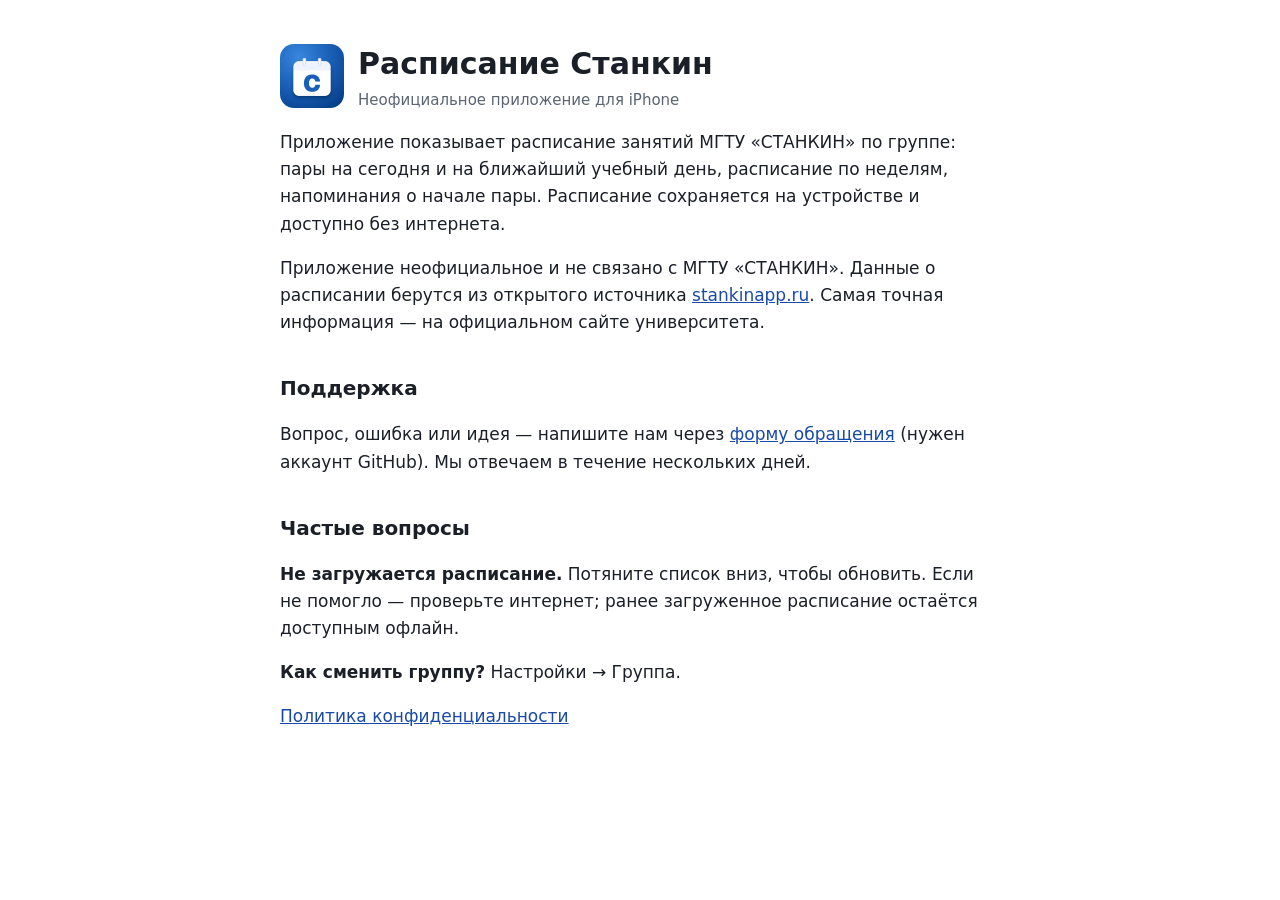
<file: index.html>
<!doctype html><html lang="ru"><head><meta charset="utf-8"><meta name="viewport" content="width=device-width,initial-scale=1">
<title>Расписание Станкин — поддержка</title><link rel="stylesheet" href="style.css"></head><body><main>
<header><img src="icon.png" alt=""><div><h1>Расписание Станкин</h1><div class="mut">Неофициальное приложение для iPhone</div></div></header>
<p>Приложение показывает расписание занятий МГТУ «СТАНКИН» по группе: пары на сегодня и на ближайший учебный день, расписание по неделям, напоминания о начале пары. Расписание сохраняется на устройстве и доступно без интернета.</p>
<p>Приложение неофициальное и не связано с МГТУ «СТАНКИН». Данные о расписании берутся из открытого источника <a href="https://stankinapp.ru/about.html">stankinapp.ru</a>. Самая точная информация — на официальном сайте университета.</p>
<h2>Поддержка</h2>
<p>Вопрос, ошибка или идея — напишите нам через <a href="https://github.com/kanakovsasha-droid/stankin-schedule/issues/new">форму обращения</a> (нужен аккаунт GitHub). Мы отвечаем в течение нескольких дней.</p>
<h2>Частые вопросы</h2>
<p><b>Не загружается расписание.</b> Потяните список вниз, чтобы обновить. Если не помогло — проверьте интернет; ранее загруженное расписание остаётся доступным офлайн.</p>
<p><b>Как сменить группу?</b> Настройки → Группа.</p>
<p><a href="privacy.html">Политика конфиденциальности</a></p>
</main></body></html>
</file>
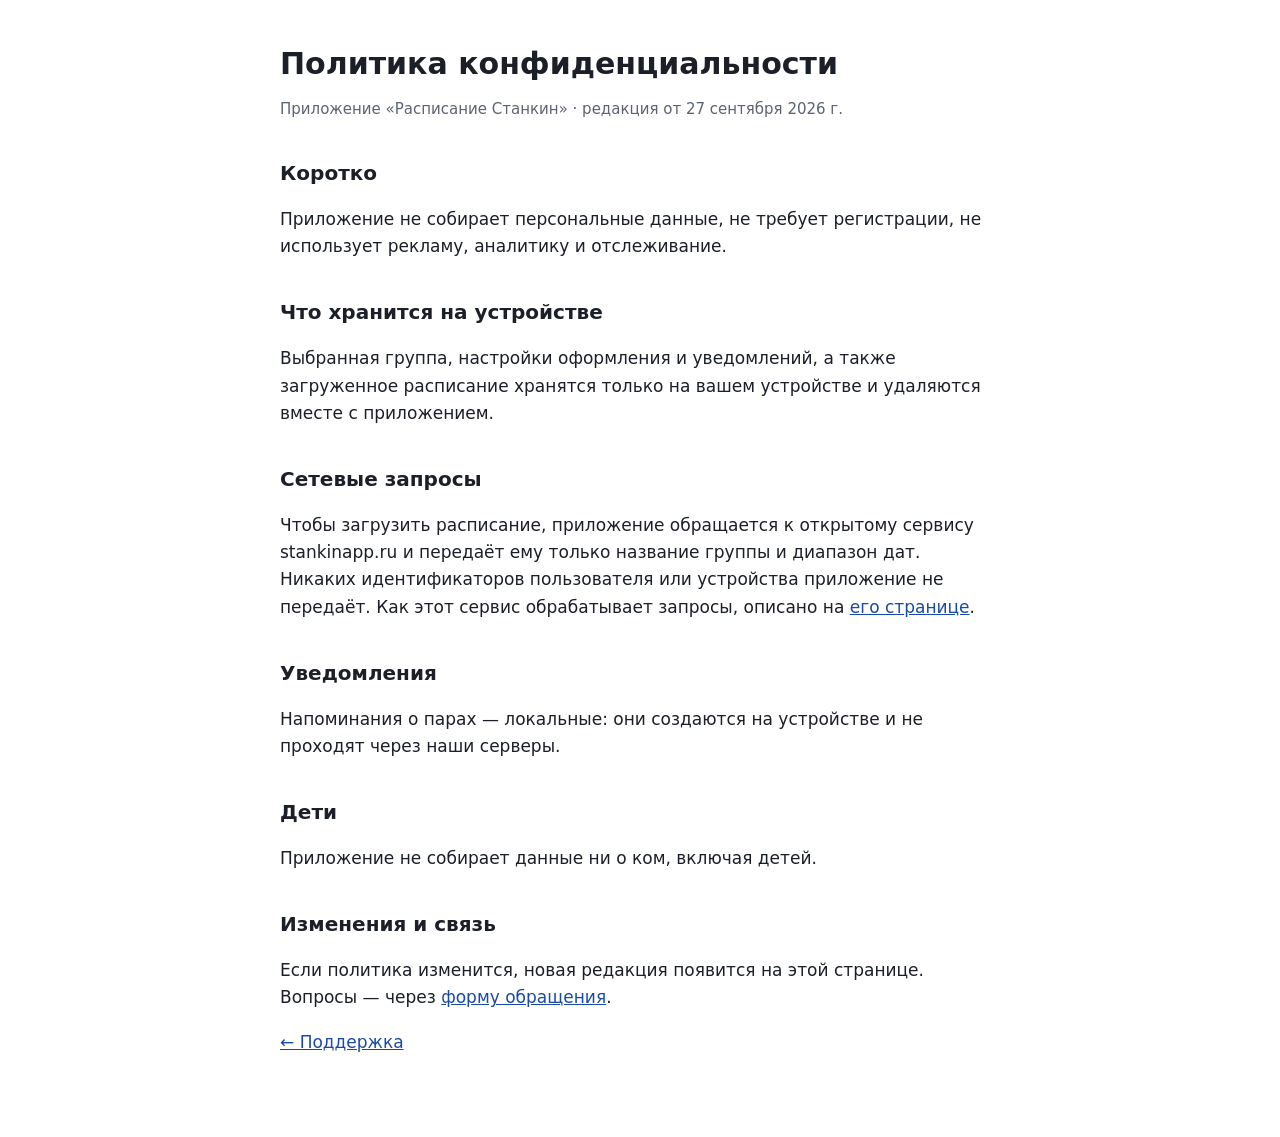
<file: privacy.html>
<!doctype html><html lang="ru"><head><meta charset="utf-8"><meta name="viewport" content="width=device-width,initial-scale=1">
<title>Политика конфиденциальности</title><link rel="stylesheet" href="style.css"></head><body><main>
<h1>Политика конфиденциальности</h1><p class="mut">Приложение «Расписание Станкин» · редакция от 27 сентября 2026 г.</p>
<h2>Коротко</h2>
<p>Приложение не собирает персональные данные, не требует регистрации, не использует рекламу, аналитику и отслеживание.</p>
<h2>Что хранится на устройстве</h2>
<p>Выбранная группа, настройки оформления и уведомлений, а также загруженное расписание хранятся только на вашем устройстве и удаляются вместе с приложением.</p>
<h2>Сетевые запросы</h2>
<p>Чтобы загрузить расписание, приложение обращается к открытому сервису stankinapp.ru и передаёт ему только название группы и диапазон дат. Никаких идентификаторов пользователя или устройства приложение не передаёт. Как этот сервис обрабатывает запросы, описано на <a href="https://stankinapp.ru/about.html">его странице</a>.</p>
<h2>Уведомления</h2>
<p>Напоминания о парах — локальные: они создаются на устройстве и не проходят через наши серверы.</p>
<h2>Дети</h2>
<p>Приложение не собирает данные ни о ком, включая детей.</p>
<h2>Изменения и связь</h2>
<p>Если политика изменится, новая редакция появится на этой странице. Вопросы — через <a href="https://github.com/kanakovsasha-droid/stankin-schedule/issues/new">форму обращения</a>.</p>
<p><a href="index.html">← Поддержка</a></p>
</main></body></html>
</file>
<file: style.css>
:root{--bg:#fff;--fg:#1b1f27;--mut:#5b6472;--acc:#1a4aa8}
@media (prefers-color-scheme:dark){:root{--bg:#0d1117;--fg:#e6e9ef;--mut:#9aa3b2;--acc:#6f9dff}}
body{margin:0;background:var(--bg);color:var(--fg);font:17px/1.6 -apple-system,system-ui,sans-serif}
main{max-width:720px;margin:0 auto;padding:40px 16px 64px}
h1{font-size:30px;line-height:1.2;margin:.2em 0}h2{font-size:20px;margin-top:1.8em}
p,li{color:var(--fg)}.mut{color:var(--mut);font-size:15px}a{color:var(--acc)}
header{display:flex;gap:14px;align-items:center}header img{width:64px;height:64px;border-radius:14px}
</file>
